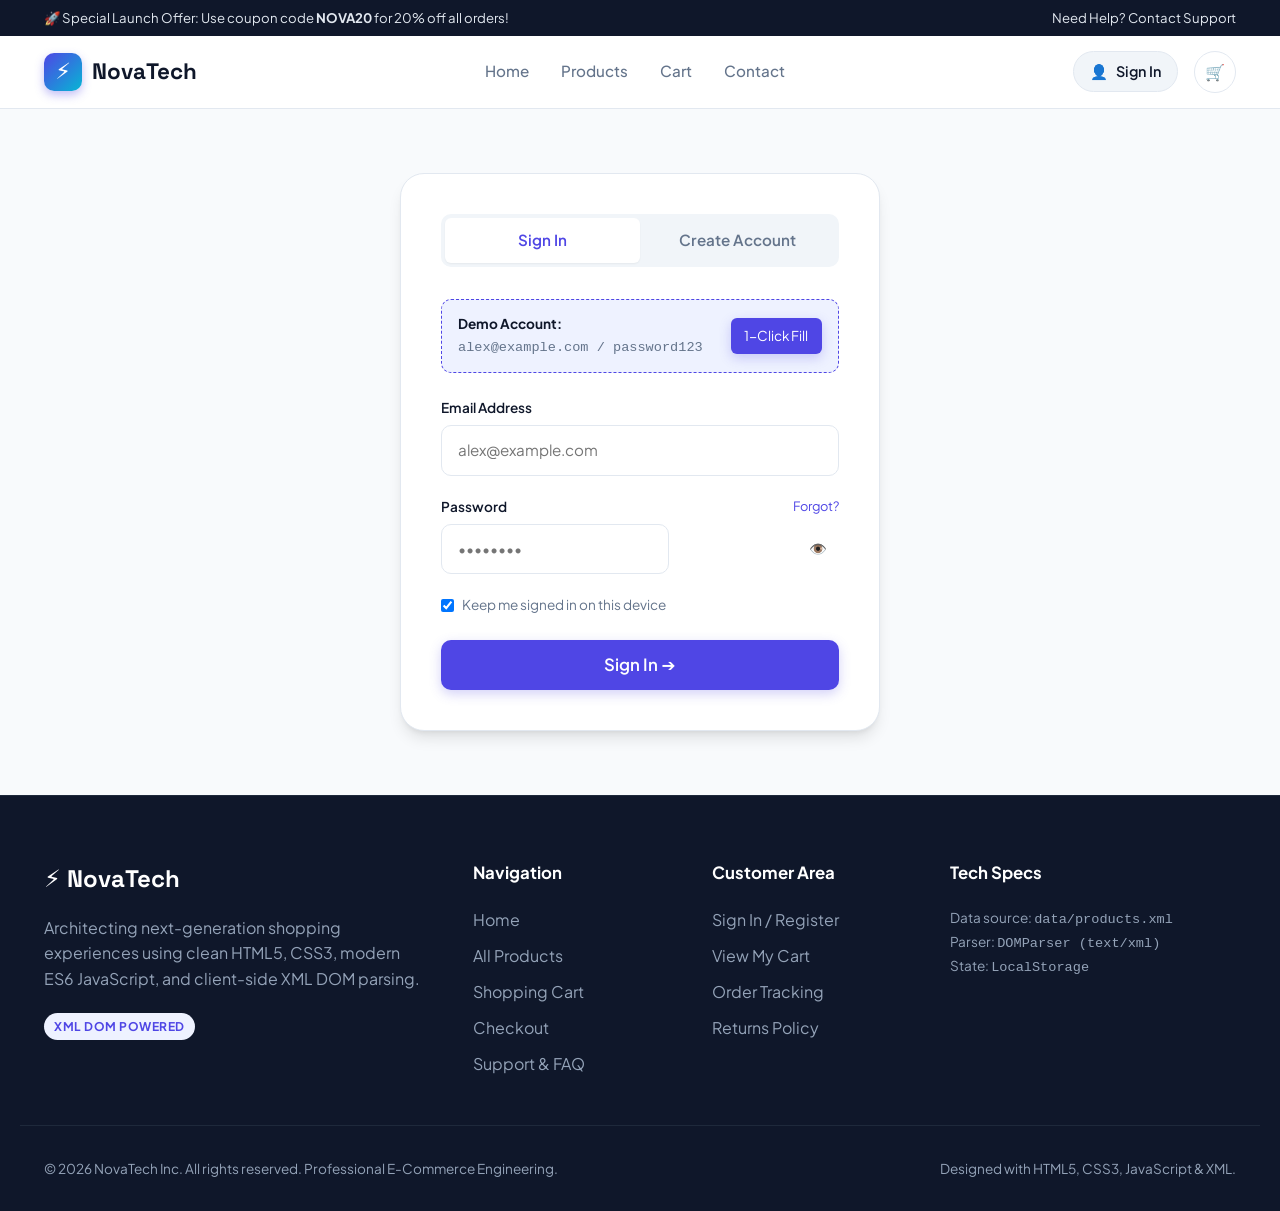
<file: auth.html>
<!DOCTYPE html>
<html lang="en">
<head>
  <meta charset="UTF-8">
  <meta name="viewport" content="width=device-width, initial-scale=1.0">
  <title>Sign In / Register | NovaTech</title>
  <link rel="stylesheet" href="css/style.css">
  <link rel="icon" href="data:image/svg+xml,<svg xmlns=%22http://www.w3.org/2000/svg%22 viewBox=%220 0 100 100%22><text y=%22.9em%22 font-size=%2290%22>⚡</text></svg>">
</head>
<body>

  <!-- Top Announcement Bar -->
  <div class="top-bar">
    <div class="container">
      <div>🚀 Special Launch Offer: Use coupon code <strong>NOVA20</strong> for 20% off all orders!</div>
      <div><a href="contact.html">Need Help? Contact Support</a></div>
    </div>
  </div>

  <!-- Header -->
  <header class="site-header">
    <div class="container header-inner">
      <a href="index.html" class="logo">
        <span class="logo-badge">⚡</span>
        <span>NovaTech</span>
      </a>

      <nav class="nav-links">
        <a href="index.html" class="nav-link">Home</a>
        <a href="products.html" class="nav-link">Products</a>
        <a href="cart.html" class="nav-link">Cart</a>
        <a href="contact.html" class="nav-link">Contact</a>
      </nav>

      <div class="header-actions">
        <div id="userNavSlot"></div>
        <a href="cart.html" class="btn-icon" aria-label="Shopping Cart">
          <span>🛒</span>
          <span class="cart-badge" style="display:none;">0</span>
        </a>
      </div>
    </div>
  </header>

  <!-- Auth Wrapper -->
  <main class="container auth-wrapper">
    <div class="auth-card">
      <!-- Tab Switcher -->
      <div class="auth-tabs">
        <button id="tabSignInBtn" class="auth-tab-btn active" onclick="switchAuthTab('login')">
          Sign In
        </button>
        <button id="tabSignUpBtn" class="auth-tab-btn" onclick="switchAuthTab('register')">
          Create Account
        </button>
      </div>

      <!-- Demo Credentials Helper Box -->
      <div class="demo-account-box" id="demoHelperBox">
        <div>
          <strong>Demo Account:</strong><br>
          <span style="font-family:monospace; color:var(--text-muted);">alex@example.com / password123</span>
        </div>
        <button type="button" class="btn-sm btn-primary" onclick="fillDemoCredentials()">
          1-Click Fill
        </button>
      </div>

      <!-- Notification alert -->
      <div id="authAlert" style="display:none; padding:0.75rem; border-radius:var(--radius-md); font-size:0.85rem; margin-bottom:1rem;"></div>

      <!-- Sign In Form -->
      <form id="signInForm" onsubmit="handleLogin(event)">
        <div class="form-group" style="margin-bottom:1.25rem;">
          <label class="form-label" for="loginEmail">Email Address</label>
          <input type="email" id="loginEmail" class="form-control" placeholder="alex@example.com" required>
        </div>

        <div class="form-group" style="margin-bottom:1.25rem;">
          <div style="display:flex; justify-content:space-between; align-items:center;">
            <label class="form-label" for="loginPassword">Password</label>
            <a href="javascript:void(0)" onclick="alert('Demo reset instructions sent to your email!')" style="font-size:0.8rem; color:var(--primary);">Forgot?</a>
          </div>
          <div style="position:relative;">
            <input type="password" id="loginPassword" class="form-control" placeholder="••••••••" required>
            <button type="button" onclick="togglePassVisibility('loginPassword', this)" style="position:absolute; right:12px; top:50%; transform:translateY(-50%); color:var(--text-muted); font-size:0.9rem;">
              👁️
            </button>
          </div>
        </div>

        <div style="display:flex; align-items:center; gap:0.5rem; margin-bottom:1.5rem; font-size:0.85rem;">
          <input type="checkbox" id="rememberMe" checked>
          <label for="rememberMe" style="color:var(--text-muted);">Keep me signed in on this device</label>
        </div>

        <button type="submit" class="btn btn-primary btn-block btn-lg">
          Sign In ➔
        </button>
      </form>

      <!-- Register Form (Hidden by default) -->
      <form id="registerForm" onsubmit="handleRegister(event)" style="display:none;">
        <div class="form-group" style="margin-bottom:1.25rem;">
          <label class="form-label" for="regName">Full Name</label>
          <input type="text" id="regName" class="form-control" placeholder="Alex Rivera" required>
        </div>

        <div class="form-group" style="margin-bottom:1.25rem;">
          <label class="form-label" for="regEmail">Email Address</label>
          <input type="email" id="regEmail" class="form-control" placeholder="you@example.com" required>
        </div>

        <div class="form-group" style="margin-bottom:1.25rem;">
          <label class="form-label" for="regPassword">Password (Min. 6 chars)</label>
          <input type="password" id="regPassword" class="form-control" placeholder="••••••••" minlength="6" required>
        </div>

        <div class="form-group" style="margin-bottom:1.5rem;">
          <label class="form-label" for="regPasswordConfirm">Confirm Password</label>
          <input type="password" id="regPasswordConfirm" class="form-control" placeholder="••••••••" minlength="6" required>
        </div>

        <div style="display:flex; align-items:flex-start; gap:0.5rem; margin-bottom:1.5rem; font-size:0.85rem;">
          <input type="checkbox" id="agreeTerms" required style="margin-top:4px;">
          <label for="agreeTerms" style="color:var(--text-muted);">
            I agree to the <a href="#" style="color:var(--primary); text-decoration:underline;">Terms of Service</a> and <a href="#" style="color:var(--primary); text-decoration:underline;">Privacy Policy</a>.
          </label>
        </div>

        <button type="submit" class="btn btn-primary btn-block btn-lg">
          Create Account ➔
        </button>
      </form>
    </div>
  </main>

  <!-- Footer -->
  <footer class="site-footer">
    <div class="container footer-grid">
      <div class="footer-brand">
        <h3>⚡ NovaTech</h3>
        <p style="margin-bottom:1.25rem;">
          Architecting next-generation shopping experiences using clean HTML5, CSS3, modern ES6 JavaScript, and client-side XML DOM parsing.
        </p>
        <span class="badge badge-primary">XML DOM Powered</span>
      </div>
      <div class="footer-col">
        <h4>Navigation</h4>
        <div class="footer-links">
          <a href="index.html">Home</a>
          <a href="products.html">All Products</a>
          <a href="cart.html">Shopping Cart</a>
          <a href="checkout.html">Checkout</a>
          <a href="contact.html">Support &amp; FAQ</a>
        </div>
      </div>
      <div class="footer-col">
        <h4>Customer Area</h4>
        <div class="footer-links">
          <a href="auth.html">Sign In / Register</a>
          <a href="cart.html">View My Cart</a>
          <a href="contact.html">Order Tracking</a>
          <a href="contact.html">Returns Policy</a>
        </div>
      </div>
      <div class="footer-col">
        <h4>Tech Specs</h4>
        <p style="font-size:0.85rem; margin-bottom:1rem;">
          Data source: <code>data/products.xml</code><br>
          Parser: <code>DOMParser (text/xml)</code><br>
          State: <code>LocalStorage</code>
        </p>
      </div>
    </div>
    <div class="container footer-bottom">
      <div>&copy; 2026 NovaTech Inc. All rights reserved. Professional E-Commerce Engineering.</div>
      <div>Designed with HTML5, CSS3, JavaScript &amp; XML.</div>
    </div>
  </footer>

  <!-- Scripts -->
  <script src="js/xml-loader.js"></script>
  <script src="js/cart.js"></script>
  <script src="js/auth.js"></script>
  <script src="js/main.js"></script>
  <script>
    function switchAuthTab(tab) {
      const signInBtn = document.getElementById('tabSignInBtn');
      const signUpBtn = document.getElementById('tabSignUpBtn');
      const signInForm = document.getElementById('signInForm');
      const registerForm = document.getElementById('registerForm');
      const demoBox = document.getElementById('demoHelperBox');
      const alertBox = document.getElementById('authAlert');

      alertBox.style.display = 'none';

      if (tab === 'login') {
        signInBtn.classList.add('active');
        signUpBtn.classList.remove('active');
        signInForm.style.display = 'block';
        registerForm.style.display = 'none';
        demoBox.style.display = 'flex';
      } else {
        signUpBtn.classList.add('active');
        signInBtn.classList.remove('active');
        signInForm.style.display = 'none';
        registerForm.style.display = 'block';
        demoBox.style.display = 'none';
      }
    }

    function fillDemoCredentials() {
      document.getElementById('loginEmail').value = 'alex@example.com';
      document.getElementById('loginPassword').value = 'password123';
      showToast('Demo credentials pre-filled!', 'success');
    }

    function togglePassVisibility(inputId, btn) {
      const input = document.getElementById(inputId);
      if (input.type === 'password') {
        input.type = 'text';
        btn.textContent = '🙈';
      } else {
        input.type = 'password';
        btn.textContent = '👁️';
      }
    }

    function showAlert(msg, isSuccess) {
      const el = document.getElementById('authAlert');
      el.style.display = 'block';
      el.style.background = isSuccess ? 'var(--success-bg)' : 'var(--danger-bg)';
      el.style.color = isSuccess ? 'var(--success)' : 'var(--danger)';
      el.style.border = `1px solid ${isSuccess ? 'rgba(16,185,129,0.3)' : 'rgba(239,68,68,0.3)'}`;
      el.textContent = msg;
    }

    function handleLogin(e) {
      e.preventDefault();
      const email = document.getElementById('loginEmail').value;
      const pass = document.getElementById('loginPassword').value;

      const res = window.authManager.login(email, pass);
      if (res.success) {
        showAlert(`Welcome back, ${res.user.name}! Redirecting...`, true);
        setTimeout(() => {
          window.location.href = 'index.html';
        }, 1000);
      } else {
        showAlert(res.message, false);
      }
    }

    function handleRegister(e) {
      e.preventDefault();
      const name = document.getElementById('regName').value;
      const email = document.getElementById('regEmail').value;
      const pass = document.getElementById('regPassword').value;
      const passConf = document.getElementById('regPasswordConfirm').value;

      if (pass !== passConf) {
        showAlert('Passwords do not match.', false);
        return;
      }

      const res = window.authManager.register(name, email, pass);
      if (res.success) {
        showAlert(`Account created successfully! Welcome, ${res.user.name}.`, true);
        setTimeout(() => {
          window.location.href = 'index.html';
        }, 1200);
      } else {
        showAlert(res.message, false);
      }
    }
  </script>
</body>
</html>
</file>
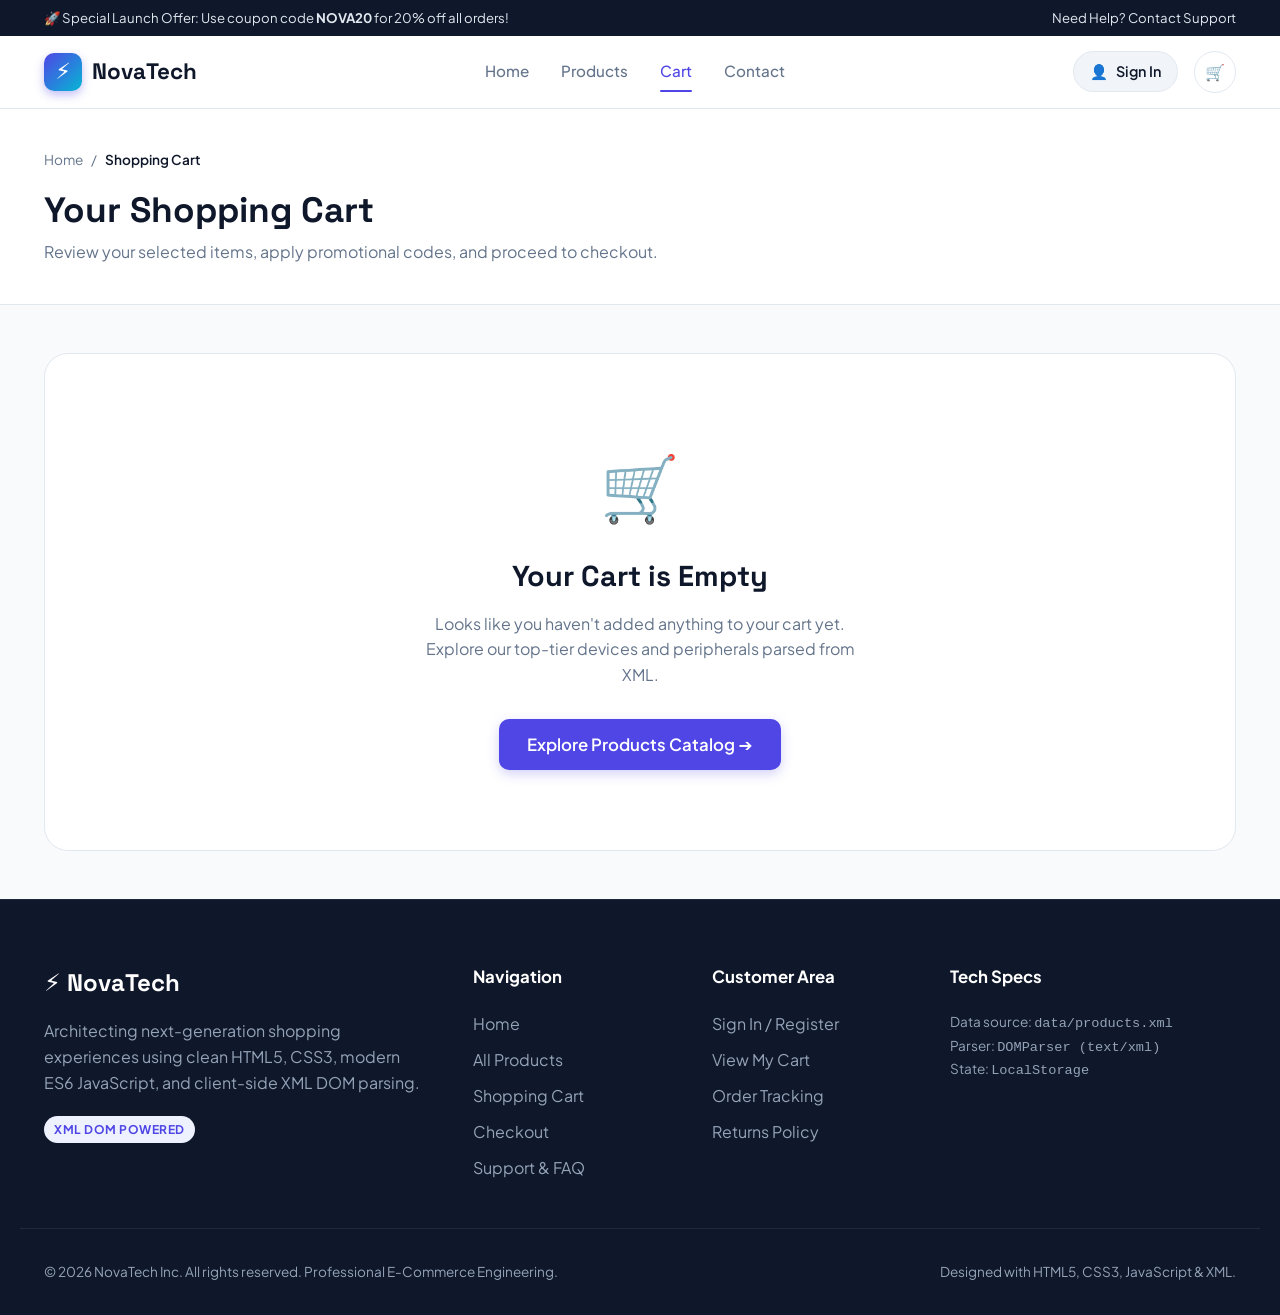
<file: cart.html>
<!DOCTYPE html>
<html lang="en">
<head>
  <meta charset="UTF-8">
  <meta name="viewport" content="width=device-width, initial-scale=1.0">
  <title>Shopping Cart | NovaTech</title>
  <link rel="stylesheet" href="css/style.css">
  <link rel="icon" href="data:image/svg+xml,<svg xmlns=%22http://www.w3.org/2000/svg%22 viewBox=%220 0 100 100%22><text y=%22.9em%22 font-size=%2290%22>⚡</text></svg>">
</head>
<body>

  <!-- Top Announcement Bar -->
  <div class="top-bar">
    <div class="container">
      <div>🚀 Special Launch Offer: Use coupon code <strong>NOVA20</strong> for 20% off all orders!</div>
      <div><a href="contact.html">Need Help? Contact Support</a></div>
    </div>
  </div>

  <!-- Main Navigation Header -->
  <header class="site-header">
    <div class="container header-inner">
      <a href="index.html" class="logo">
        <span class="logo-badge">⚡</span>
        <span>NovaTech</span>
      </a>

      <nav class="nav-links">
        <a href="index.html" class="nav-link">Home</a>
        <a href="products.html" class="nav-link">Products</a>
        <a href="cart.html" class="nav-link active">Cart</a>
        <a href="contact.html" class="nav-link">Contact</a>
      </nav>

      <div class="header-actions">
        <div id="userNavSlot"></div>
        <a href="cart.html" class="btn-icon" aria-label="Shopping Cart">
          <span>🛒</span>
          <span class="cart-badge" style="display:none;">0</span>
        </a>
        <button class="mobile-menu-btn" aria-label="Toggle navigation">☰</button>
      </div>
    </div>
  </header>

  <!-- Page Hero / Breadcrumbs -->
  <section class="page-hero">
    <div class="container">
      <div class="breadcrumb">
        <a href="index.html">Home</a>
        <span>/</span>
        <span style="color:var(--text-main); font-weight:600;">Shopping Cart</span>
      </div>
      <h1 style="font-family:var(--font-display); font-size:2.2rem; font-weight:700;">Your Shopping Cart</h1>
      <p style="color:var(--text-muted);">Review your selected items, apply promotional codes, and proceed to checkout.</p>
    </div>
  </section>

  <!-- Cart Content -->
  <main class="container">
    <div id="cartActiveView" class="cart-layout">
      <!-- Items List Column -->
      <section>
        <div class="cart-table-card">
          <div style="display:flex; justify-content:space-between; align-items:center; padding-bottom:1rem; border-bottom:1px solid var(--border); margin-bottom:1rem;">
            <h3 style="font-size:1.15rem; font-weight:700;">Cart Items (<span id="cartCountHeader">0</span>)</h3>
            <button id="clearCartBtn" class="btn-sm btn-danger">Clear All</button>
          </div>

          <!-- Items injected via JS -->
          <div id="cartItemsList"></div>

          <div style="display:flex; justify-content:space-between; align-items:center; margin-top:1.5rem; padding-top:1rem; border-top:1px solid var(--border);">
            <a href="products.html" class="btn btn-secondary">
              ← Continue Shopping
            </a>
            <span style="font-size:0.85rem; color:var(--text-muted);">Prices updated in real-time</span>
          </div>
        </div>
      </section>

      <!-- Order Summary Column -->
      <aside>
        <div class="order-summary-card">
          <h3 class="summary-title">Order Summary</h3>

          <div class="summary-row">
            <span>Subtotal</span>
            <span id="summarySubtotal" style="font-weight:600; color:var(--text-main);">$0.00</span>
          </div>

          <div class="summary-row" id="summaryDiscountRow" style="display:none; color:var(--success);">
            <span id="summaryDiscountLabel">Coupon Discount</span>
            <span id="summaryDiscount" style="font-weight:700;">-$0.00</span>
          </div>

          <div class="summary-row">
            <span>Estimated Shipping</span>
            <span id="summaryShipping" style="font-weight:600; color:var(--text-main);">$0.00</span>
          </div>

          <div class="summary-row">
            <span>Estimated Tax (8%)</span>
            <span id="summaryTax" style="font-weight:600; color:var(--text-main);">$0.00</span>
          </div>

          <!-- Promo Code Section -->
          <div style="margin:1.25rem 0; padding:1rem 0; border-top:1px solid var(--border); border-bottom:1px solid var(--border);">
            <label for="couponInput" style="font-size:0.85rem; font-weight:700; display:block; margin-bottom:0.4rem;">
              Have a Promo Code?
            </label>
            <div class="coupon-box">
              <input type="text" id="couponInput" class="coupon-input" placeholder="e.g. NOVA20">
              <button id="applyCouponBtn" class="btn btn-primary btn-sm">Apply</button>
            </div>
            <div id="couponStatusMessage" style="font-size:0.8rem; margin-top:0.35rem;"></div>
            <div style="font-size:0.75rem; color:var(--text-muted); margin-top:0.35rem;">
              💡 Try: <strong>NOVA20</strong> (20% off) or <strong>WELCOME10</strong> (10% off)
            </div>
          </div>

          <div class="summary-row total-row">
            <span>Estimated Total</span>
            <span id="summaryTotal" style="color:var(--primary);">$0.00</span>
          </div>

          <a href="checkout.html" class="btn btn-primary btn-lg btn-block" style="margin-top:1.5rem;">
            Proceed to Checkout ➔
          </a>

          <div style="text-align:center; margin-top:1rem; font-size:0.8rem; color:var(--text-muted);">
            🔒 Guaranteed 256-Bit SSL Encrypted Checkout
          </div>
        </div>
      </aside>
    </div>

    <!-- Empty Cart State -->
    <div id="emptyCartView" style="display:none; text-align:center; padding:5rem 1rem; background:#fff; border-radius:var(--radius-xl); border:1px solid var(--border); margin:3rem 0;">
      <div style="font-size:4rem; margin-bottom:1rem;">🛒</div>
      <h2 style="font-family:var(--font-display); font-size:1.8rem; margin-bottom:0.75rem;">Your Cart is Empty</h2>
      <p style="color:var(--text-muted); max-width:440px; margin:0 auto 2rem;">
        Looks like you haven't added anything to your cart yet. Explore our top-tier devices and peripherals parsed from XML.
      </p>
      <a href="products.html" class="btn btn-primary btn-lg">
        Explore Products Catalog ➔
      </a>
    </div>
  </main>

  <!-- Footer -->
  <footer class="site-footer">
    <div class="container footer-grid">
      <div class="footer-brand">
        <h3>⚡ NovaTech</h3>
        <p style="margin-bottom:1.25rem;">
          Architecting next-generation shopping experiences using clean HTML5, CSS3, modern ES6 JavaScript, and client-side XML DOM parsing.
        </p>
        <span class="badge badge-primary">XML DOM Powered</span>
      </div>
      <div class="footer-col">
        <h4>Navigation</h4>
        <div class="footer-links">
          <a href="index.html">Home</a>
          <a href="products.html">All Products</a>
          <a href="cart.html">Shopping Cart</a>
          <a href="checkout.html">Checkout</a>
          <a href="contact.html">Support &amp; FAQ</a>
        </div>
      </div>
      <div class="footer-col">
        <h4>Customer Area</h4>
        <div class="footer-links">
          <a href="auth.html">Sign In / Register</a>
          <a href="cart.html">View My Cart</a>
          <a href="contact.html">Order Tracking</a>
          <a href="contact.html">Returns Policy</a>
        </div>
      </div>
      <div class="footer-col">
        <h4>Tech Specs</h4>
        <p style="font-size:0.85rem; margin-bottom:1rem;">
          Data source: <code>data/products.xml</code><br>
          Parser: <code>DOMParser (text/xml)</code><br>
          State: <code>LocalStorage</code>
        </p>
      </div>
    </div>
    <div class="container footer-bottom">
      <div>&copy; 2026 NovaTech Inc. All rights reserved. Professional E-Commerce Engineering.</div>
      <div>Designed with HTML5, CSS3, JavaScript &amp; XML.</div>
    </div>
  </footer>

  <!-- Scripts -->
  <script src="js/xml-loader.js"></script>
  <script src="js/cart.js"></script>
  <script src="js/auth.js"></script>
  <script src="js/main.js"></script>
  <script>
    document.addEventListener('DOMContentLoaded', () => {
      renderCart();

      // Listen for storage changes or custom cart updates
      window.addEventListener('cartUpdated', renderCart);

      document.getElementById('clearCartBtn').addEventListener('click', () => {
        if (confirm('Are you sure you want to clear your shopping cart?')) {
          window.cartManager.clearCart();
          renderCart();
        }
      });

      document.getElementById('applyCouponBtn').addEventListener('click', () => {
        const input = document.getElementById('couponInput');
        const status = document.getElementById('couponStatusMessage');
        const res = window.cartManager.applyCoupon(input.value);

        if (res.success) {
          status.style.color = 'var(--success)';
          status.textContent = `Applied: ${res.coupon.code} (${res.coupon.desc})`;
          renderCart();
        } else {
          status.style.color = 'var(--danger)';
          status.textContent = res.message;
        }
      });
    });

    function renderCart() {
      const items = window.cartManager.getItems();
      const activeView = document.getElementById('cartActiveView');
      const emptyView = document.getElementById('emptyCartView');

      if (items.length === 0) {
        activeView.style.display = 'none';
        emptyView.style.display = 'block';
        return;
      }

      activeView.style.display = 'grid';
      emptyView.style.display = 'none';

      document.getElementById('cartCountHeader').textContent = window.cartManager.getTotalCount();

      // Render Item rows
      const list = document.getElementById('cartItemsList');
      list.innerHTML = items.map(item => `
        <div class="cart-item">
          <img src="${item.image}" alt="${item.title}" class="cart-item-img">
          <div>
            <div class="cart-item-category">${item.category}</div>
            <h4 class="cart-item-title">
              <a href="product-details.html?id=${item.id}">${item.title}</a>
            </h4>
            <div style="font-size:0.85rem; color:var(--text-muted);">
              Unit Price: $${item.price.toFixed(2)}
            </div>
          </div>
          <div class="quantity-stepper">
            <button class="stepper-btn" onclick="modifyItemQty('${item.id}', -1)">−</button>
            <input type="text" class="stepper-input" value="${item.quantity}" readonly>
            <button class="stepper-btn" onclick="modifyItemQty('${item.id}', 1)">+</button>
          </div>
          <div class="cart-item-price">
            $${(item.price * item.quantity).toFixed(2)}
          </div>
          <button class="btn-icon" onclick="removeItem('${item.id}')" title="Remove Item" style="color:var(--danger); border-color:var(--border);">
            🗑️
          </button>
        </div>
      `).join('');

      // Update Summary Totals
      const totals = window.cartManager.calculateTotals();

      document.getElementById('summarySubtotal').textContent = `$${totals.subtotal.toFixed(2)}`;
      
      const discountRow = document.getElementById('summaryDiscountRow');
      if (totals.discount > 0) {
        discountRow.style.display = 'flex';
        document.getElementById('summaryDiscountLabel').textContent = `Discount (${totals.appliedCoupon.code})`;
        document.getElementById('summaryDiscount').textContent = `-$${totals.discount.toFixed(2)}`;
      } else {
        discountRow.style.display = 'none';
      }

      document.getElementById('summaryShipping').textContent = totals.shipping === 0 ? 'FREE' : `$${totals.shipping.toFixed(2)}`;
      document.getElementById('summaryTax').textContent = `$${totals.tax.toFixed(2)}`;
      document.getElementById('summaryTotal').textContent = `$${totals.total.toFixed(2)}`;
    }

    function modifyItemQty(id, delta) {
      const items = window.cartManager.getItems();
      const item = items.find(i => i.id === id);
      if (item) {
        window.cartManager.updateQuantity(id, item.quantity + delta);
        renderCart();
      }
    }

    function removeItem(id) {
      window.cartManager.removeItem(id);
      renderCart();
    }
  </script>
</body>
</html>
</file>
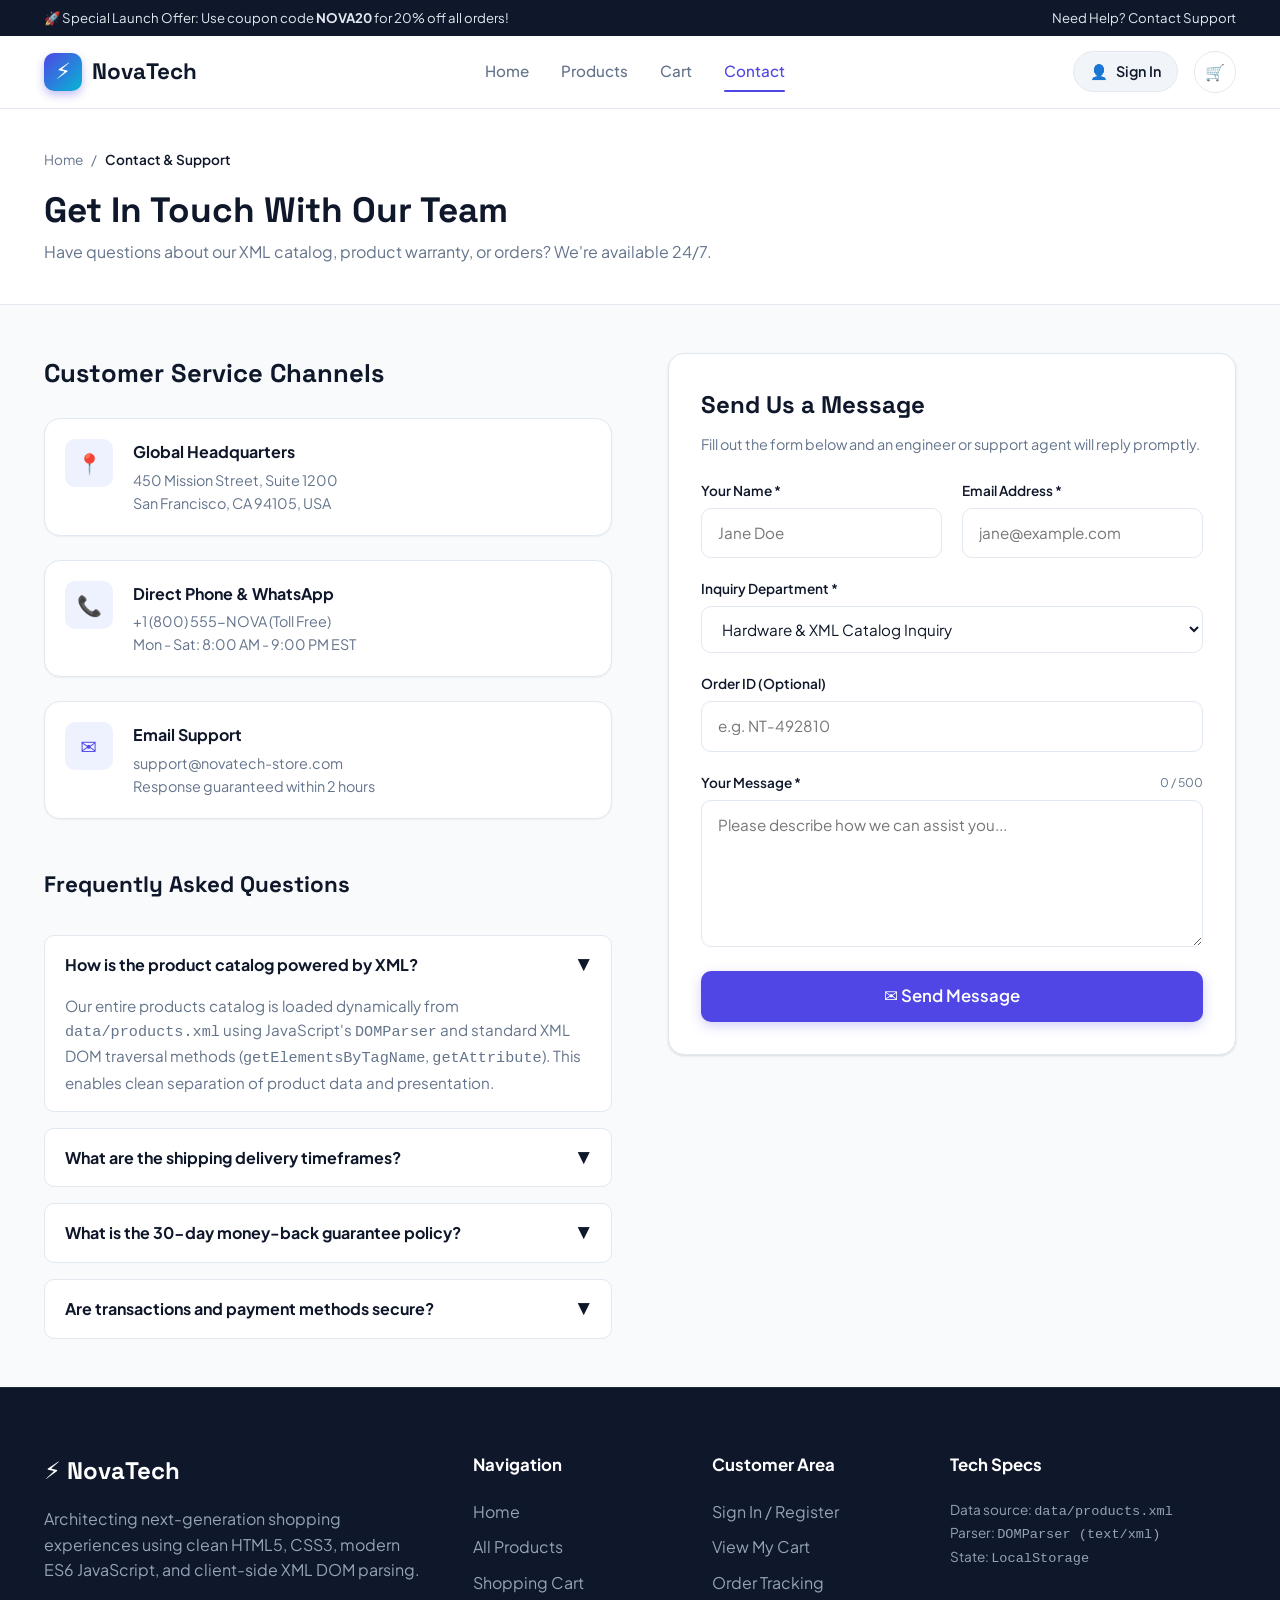
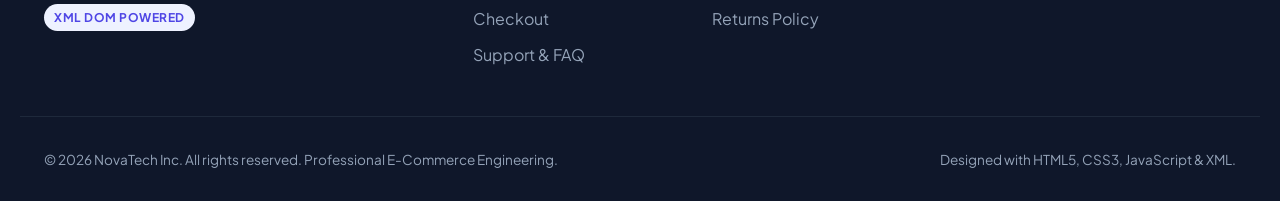
<file: contact.html>
<!DOCTYPE html>
<html lang="en">
<head>
  <meta charset="UTF-8">
  <meta name="viewport" content="width=device-width, initial-scale=1.0">
  <title>Contact &amp; Support | NovaTech</title>
  <link rel="stylesheet" href="css/style.css">
  <link rel="icon" href="data:image/svg+xml,<svg xmlns=%22http://www.w3.org/2000/svg%22 viewBox=%220 0 100 100%22><text y=%22.9em%22 font-size=%2290%22>⚡</text></svg>">
</head>
<body>

  <!-- Top Announcement Bar -->
  <div class="top-bar">
    <div class="container">
      <div>🚀 Special Launch Offer: Use coupon code <strong>NOVA20</strong> for 20% off all orders!</div>
      <div><a href="contact.html">Need Help? Contact Support</a></div>
    </div>
  </div>

  <!-- Header -->
  <header class="site-header">
    <div class="container header-inner">
      <a href="index.html" class="logo">
        <span class="logo-badge">⚡</span>
        <span>NovaTech</span>
      </a>

      <nav class="nav-links">
        <a href="index.html" class="nav-link">Home</a>
        <a href="products.html" class="nav-link">Products</a>
        <a href="cart.html" class="nav-link">Cart</a>
        <a href="contact.html" class="nav-link active">Contact</a>
      </nav>

      <div class="header-actions">
        <div id="userNavSlot"></div>
        <a href="cart.html" class="btn-icon" aria-label="Shopping Cart">
          <span>🛒</span>
          <span class="cart-badge" style="display:none;">0</span>
        </a>
        <button class="mobile-menu-btn" aria-label="Toggle navigation">☰</button>
      </div>
    </div>
  </header>

  <!-- Page Breadcrumbs -->
  <section class="page-hero">
    <div class="container">
      <div class="breadcrumb">
        <a href="index.html">Home</a>
        <span>/</span>
        <span style="color:var(--text-main); font-weight:600;">Contact &amp; Support</span>
      </div>
      <h1 style="font-family:var(--font-display); font-size:2.2rem; font-weight:700;">Get In Touch With Our Team</h1>
      <p style="color:var(--text-muted);">Have questions about our XML catalog, product warranty, or orders? We're available 24/7.</p>
    </div>
  </section>

  <!-- Contact Page Content -->
  <main class="container">
    <div class="contact-layout">
      <!-- Contact Info & FAQ Column -->
      <div>
        <h2 style="font-family:var(--font-display); font-size:1.6rem; font-weight:700; margin-bottom:1rem;">
          Customer Service Channels
        </h2>

        <div class="contact-info-list">
          <div class="contact-info-card">
            <div class="contact-icon">📍</div>
            <div>
              <h4 style="font-weight:700; margin-bottom:0.25rem;">Global Headquarters</h4>
              <p style="color:var(--text-muted); font-size:0.9rem;">450 Mission Street, Suite 1200<br>San Francisco, CA 94105, USA</p>
            </div>
          </div>

          <div class="contact-info-card">
            <div class="contact-icon">📞</div>
            <div>
              <h4 style="font-weight:700; margin-bottom:0.25rem;">Direct Phone &amp; WhatsApp</h4>
              <p style="color:var(--text-muted); font-size:0.9rem;">+1 (800) 555-NOVA (Toll Free)<br>Mon - Sat: 8:00 AM - 9:00 PM EST</p>
            </div>
          </div>

          <div class="contact-info-card">
            <div class="contact-icon">✉️</div>
            <div>
              <h4 style="font-weight:700; margin-bottom:0.25rem;">Email Support</h4>
              <p style="color:var(--text-muted); font-size:0.9rem;">support@novatech-store.com<br>Response guaranteed within 2 hours</p>
            </div>
          </div>
        </div>

        <!-- FAQ Accordion -->
        <div style="margin-top:3rem;">
          <h3 style="font-family:var(--font-display); font-size:1.4rem; font-weight:700; margin-bottom:1rem;">
            Frequently Asked Questions
          </h3>

          <div class="faq-accordion">
            <div class="faq-item open">
              <button class="faq-question" onclick="toggleFaq(this)">
                <span>How is the product catalog powered by XML?</span>
                <span>▼</span>
              </button>
              <div class="faq-answer">
                Our entire products catalog is loaded dynamically from <code>data/products.xml</code> using JavaScript's <code>DOMParser</code> and standard XML DOM traversal methods (<code>getElementsByTagName</code>, <code>getAttribute</code>). This enables clean separation of product data and presentation.
              </div>
            </div>

            <div class="faq-item">
              <button class="faq-question" onclick="toggleFaq(this)">
                <span>What are the shipping delivery timeframes?</span>
                <span>▼</span>
              </button>
              <div class="faq-answer">
                Express shipping takes 1 to 2 business days, while standard courier delivery takes 3 to 5 business days. All orders over $150 qualify for automated free express delivery.
              </div>
            </div>

            <div class="faq-item">
              <button class="faq-question" onclick="toggleFaq(this)">
                <span>What is the 30-day money-back guarantee policy?</span>
                <span>▼</span>
              </button>
              <div class="faq-answer">
                If you are not 100% satisfied with your hardware purchase, you can initiate a return within 30 days of receiving your package for a complete refund or exchange.
              </div>
            </div>

            <div class="faq-item">
              <button class="faq-question" onclick="toggleFaq(this)">
                <span>Are transactions and payment methods secure?</span>
                <span>▼</span>
              </button>
              <div class="faq-answer">
                Yes, our checkout engine features end-to-end 256-bit encryption with support for credit/debit cards, instant UPI QR transfers, and Cash on Delivery.
              </div>
            </div>
          </div>
        </div>
      </div>

      <!-- Interactive Contact Form -->
      <div>
        <div class="checkout-card">
          <h3 style="font-family:var(--font-display); font-size:1.5rem; font-weight:700; margin-bottom:0.5rem;">
            Send Us a Message
          </h3>
          <p style="color:var(--text-muted); font-size:0.9rem; margin-bottom:1.5rem;">
            Fill out the form below and an engineer or support agent will reply promptly.
          </p>

          <form id="contactForm" onsubmit="handleContactSubmit(event)">
            <div class="form-grid">
              <div class="form-group">
                <label class="form-label" for="contactName">Your Name *</label>
                <input type="text" id="contactName" class="form-control" placeholder="Jane Doe" required>
              </div>

              <div class="form-group">
                <label class="form-label" for="contactEmail">Email Address *</label>
                <input type="email" id="contactEmail" class="form-control" placeholder="jane@example.com" required>
              </div>

              <div class="form-group form-group-full">
                <label class="form-label" for="contactSubject">Inquiry Department *</label>
                <select id="contactSubject" class="form-control" required>
                  <option value="Product Specs Inquiry">Hardware &amp; XML Catalog Inquiry</option>
                  <option value="Order Status">Order Tracking &amp; Delivery</option>
                  <option value="Warranty & Returns">Warranty &amp; Returns</option>
                  <option value="Technical Support">Technical Troubleshooting</option>
                  <option value="Partnership">Wholesale &amp; Business Inquiries</option>
                </select>
              </div>

              <div class="form-group form-group-full">
                <label class="form-label" for="contactOrderNum">Order ID (Optional)</label>
                <input type="text" id="contactOrderNum" class="form-control" placeholder="e.g. NT-492810">
              </div>

              <div class="form-group form-group-full">
                <div style="display:flex; justify-content:space-between; align-items:center;">
                  <label class="form-label" for="contactMessage">Your Message *</label>
                  <span id="charCount" style="font-size:0.75rem; color:var(--text-muted);">0 / 500</span>
                </div>
                <textarea id="contactMessage" class="form-control" rows="5" placeholder="Please describe how we can assist you..." maxlength="500" required></textarea>
              </div>
            </div>

            <button type="submit" id="contactSubmitBtn" class="btn btn-primary btn-lg btn-block" style="margin-top:1.5rem;">
              ✉️ Send Message
            </button>
          </form>

          <!-- Success Alert Card -->
          <div id="contactSuccessCard" style="display:none; text-align:center; padding:2rem 1rem; background:var(--success-bg); border:1px solid rgba(16,185,129,0.3); border-radius:var(--radius-md); margin-top:1.5rem;">
            <div style="font-size:2.5rem; margin-bottom:0.5rem;">✅</div>
            <h4 style="font-weight:700; color:var(--success); margin-bottom:0.5rem;">Message Dispatched!</h4>
            <p style="font-size:0.85rem; color:var(--text-muted);">Thank you! Our support staff has received your inquiry and will follow up via email.</p>
          </div>
        </div>
      </div>
    </div>
  </main>

  <!-- Footer -->
  <footer class="site-footer">
    <div class="container footer-grid">
      <div class="footer-brand">
        <h3>⚡ NovaTech</h3>
        <p style="margin-bottom:1.25rem;">
          Architecting next-generation shopping experiences using clean HTML5, CSS3, modern ES6 JavaScript, and client-side XML DOM parsing.
        </p>
        <span class="badge badge-primary">XML DOM Powered</span>
      </div>
      <div class="footer-col">
        <h4>Navigation</h4>
        <div class="footer-links">
          <a href="index.html">Home</a>
          <a href="products.html">All Products</a>
          <a href="cart.html">Shopping Cart</a>
          <a href="checkout.html">Checkout</a>
          <a href="contact.html">Support &amp; FAQ</a>
        </div>
      </div>
      <div class="footer-col">
        <h4>Customer Area</h4>
        <div class="footer-links">
          <a href="auth.html">Sign In / Register</a>
          <a href="cart.html">View My Cart</a>
          <a href="contact.html">Order Tracking</a>
          <a href="contact.html">Returns Policy</a>
        </div>
      </div>
      <div class="footer-col">
        <h4>Tech Specs</h4>
        <p style="font-size:0.85rem; margin-bottom:1rem;">
          Data source: <code>data/products.xml</code><br>
          Parser: <code>DOMParser (text/xml)</code><br>
          State: <code>LocalStorage</code>
        </p>
      </div>
    </div>
    <div class="container footer-bottom">
      <div>&copy; 2026 NovaTech Inc. All rights reserved. Professional E-Commerce Engineering.</div>
      <div>Designed with HTML5, CSS3, JavaScript &amp; XML.</div>
    </div>
  </footer>

  <!-- Scripts -->
  <script src="js/xml-loader.js"></script>
  <script src="js/cart.js"></script>
  <script src="js/auth.js"></script>
  <script src="js/main.js"></script>
  <script>
    document.addEventListener('DOMContentLoaded', () => {
      // Pre-fill user if logged in
      const user = window.authManager.getCurrentUser();
      if (user) {
        document.getElementById('contactName').value = user.name;
        document.getElementById('contactEmail').value = user.email;
      }

      // Live character counter
      const textarea = document.getElementById('contactMessage');
      const counter = document.getElementById('charCount');
      textarea.addEventListener('input', () => {
        counter.textContent = `${textarea.value.length} / 500`;
      });
    });

    function toggleFaq(btn) {
      const item = btn.closest('.faq-item');
      item.classList.toggle('open');
    }

    function handleContactSubmit(e) {
      e.preventDefault();
      const btn = document.getElementById('contactSubmitBtn');
      btn.disabled = true;
      btn.textContent = 'Transmitting message...';

      setTimeout(() => {
        document.getElementById('contactForm').style.display = 'none';
        document.getElementById('contactSuccessCard').style.display = 'block';
        showToast('Your message was received! Reference #TKT-782', 'success');
      }, 900);
    }
  </script>
</body>
</html>
</file>
<file: css/style.css>
/* ==========================================================================
   NovaTech E-Commerce Design System
   Modern, Responsive, Production-Grade CSS
   ========================================================================== */

@import url('https://fonts.googleapis.com/css2?family=Plus+Jakarta+Sans:wght@300;400;500;600;700;800&family=Space+Grotesk:wght@500;700&display=swap');

:root {
  /* Colors */
  --primary: #4f46e5;
  --primary-hover: #4338ca;
  --primary-light: #eef2ff;
  --primary-dark: #312e81;
  --secondary: #06b6d4;
  --secondary-hover: #0891b2;
  --accent: #f43f5e;
  
  --success: #10b981;
  --success-bg: #ecfdf5;
  --warning: #f59e0b;
  --warning-bg: #fffbeb;
  --danger: #ef4444;
  --danger-bg: #fef2f2;
  --info: #3b82f6;

  /* Neutrals */
  --bg-body: #f8fafc;
  --bg-surface: #ffffff;
  --bg-surface-alt: #f1f5f9;
  --text-main: #0f172a;
  --text-muted: #64748b;
  --text-light: #94a3b8;
  --border: #e2e8f0;
  --border-focus: #818cf8;

  /* Typography */
  --font-sans: 'Plus Jakarta Sans', system-ui, -apple-system, sans-serif;
  --font-display: 'Space Grotesk', system-ui, -apple-system, sans-serif;

  /* Spacing & Radii */
  --radius-sm: 6px;
  --radius-md: 10px;
  --radius-lg: 16px;
  --radius-xl: 24px;
  --radius-full: 9999px;

  /* Shadows */
  --shadow-xs: 0 1px 2px 0 rgba(0, 0, 0, 0.05);
  --shadow-sm: 0 1px 3px 0 rgba(0, 0, 0, 0.1), 0 1px 2px -1px rgba(0, 0, 0, 0.1);
  --shadow-md: 0 4px 6px -1px rgba(0, 0, 0, 0.1), 0 2px 4px -2px rgba(0, 0, 0, 0.1);
  --shadow-lg: 0 10px 15px -3px rgba(0, 0, 0, 0.1), 0 4px 6px -4px rgba(0, 0, 0, 0.1);
  --shadow-xl: 0 20px 25px -5px rgba(0, 0, 0, 0.1), 0 8px 10px -6px rgba(0, 0, 0, 0.1);
  --shadow-glow: 0 0 20px rgba(79, 70, 229, 0.25);

  /* Transitions */
  --transition-fast: 0.15s ease;
  --transition-normal: 0.25s ease;
  --transition-slow: 0.4s ease;
}

/* Base Reset */
*, *::before, *::after {
  box-sizing: border-box;
  margin: 0;
  padding: 0;
}

html {
  scroll-behavior: smooth;
  font-size: 16px;
}

body {
  font-family: var(--font-sans);
  background-color: var(--bg-body);
  color: var(--text-main);
  line-height: 1.6;
  min-height: 100vh;
  display: flex;
  flex-direction: column;
  -webkit-font-smoothing: antialiased;
}

main {
  flex: 1 0 auto;
}

img {
  max-width: 100%;
  height: auto;
  display: block;
}

a {
  color: inherit;
  text-decoration: none;
  transition: color var(--transition-fast);
}

button, input, select, textarea {
  font: inherit;
  color: inherit;
}

button {
  cursor: pointer;
  border: none;
  background: none;
}

ul, ol {
  list-style: none;
}

/* Container */
.container {
  width: 100%;
  max-width: 1240px;
  margin: 0 auto;
  padding: 0 1.5rem;
}

/* ==========================================================================
   Header & Navigation
   ========================================================================== */

.top-bar {
  background: var(--text-main);
  color: #e2e8f0;
  font-size: 0.825rem;
  padding: 0.45rem 0;
}

.top-bar .container {
  display: flex;
  justify-content: space-between;
  align-items: center;
}

.top-bar a:hover {
  color: #fff;
  text-decoration: underline;
}

.site-header {
  position: sticky;
  top: 0;
  z-index: 100;
  background: rgba(255, 255, 255, 0.95);
  backdrop-filter: blur(12px);
  border-bottom: 1px solid var(--border);
  transition: all var(--transition-normal);
}

.site-header.scrolled {
  box-shadow: var(--shadow-sm);
}

.header-inner {
  display: flex;
  align-items: center;
  justify-content: space-between;
  height: 72px;
  gap: 1.5rem;
}

.logo {
  display: flex;
  align-items: center;
  gap: 0.6rem;
  font-family: var(--font-display);
  font-size: 1.4rem;
  font-weight: 700;
  color: var(--text-main);
}

.logo-badge {
  background: linear-gradient(135deg, var(--primary), var(--secondary));
  color: #fff;
  width: 38px;
  height: 38px;
  border-radius: var(--radius-md);
  display: grid;
  place-items: center;
  font-weight: 800;
  box-shadow: 0 4px 10px rgba(79, 70, 229, 0.35);
}

.nav-links {
  display: flex;
  align-items: center;
  gap: 2rem;
}

.nav-link {
  font-weight: 500;
  color: var(--text-muted);
  font-size: 0.95rem;
  position: relative;
  padding: 0.4rem 0;
}

.nav-link:hover, .nav-link.active {
  color: var(--primary);
}

.nav-link.active::after {
  content: '';
  position: absolute;
  bottom: -2px;
  left: 0;
  right: 0;
  height: 2px;
  background: var(--primary);
  border-radius: 2px;
}

.header-actions {
  display: flex;
  align-items: center;
  gap: 1rem;
}

.btn-icon {
  width: 42px;
  height: 42px;
  border-radius: var(--radius-full);
  display: grid;
  place-items: center;
  border: 1px solid var(--border);
  background: #fff;
  color: var(--text-main);
  position: relative;
  transition: all var(--transition-fast);
}

.btn-icon:hover {
  background: var(--primary-light);
  border-color: var(--primary);
  color: var(--primary);
}

.cart-badge {
  position: absolute;
  top: -4px;
  right: -4px;
  background: var(--accent);
  color: #fff;
  font-size: 0.7rem;
  font-weight: 700;
  min-width: 19px;
  height: 19px;
  border-radius: var(--radius-full);
  display: grid;
  place-items: center;
  padding: 0 4px;
  box-shadow: 0 2px 4px rgba(244, 63, 94, 0.4);
}

.user-status-btn {
  display: flex;
  align-items: center;
  gap: 0.5rem;
  padding: 0.5rem 1rem;
  border-radius: var(--radius-full);
  background: var(--bg-surface-alt);
  font-size: 0.9rem;
  font-weight: 600;
  color: var(--text-main);
  border: 1px solid var(--border);
  transition: all var(--transition-fast);
}

.user-status-btn:hover {
  background: var(--primary-light);
  border-color: var(--primary);
  color: var(--primary);
}

.mobile-menu-btn {
  display: none;
  font-size: 1.5rem;
}

/* ==========================================================================
   Buttons & UI Elements
   ========================================================================== */

.btn {
  display: inline-flex;
  align-items: center;
  justify-content: center;
  gap: 0.5rem;
  padding: 0.75rem 1.4rem;
  border-radius: var(--radius-md);
  font-weight: 600;
  font-size: 0.95rem;
  transition: all var(--transition-fast);
  text-align: center;
  line-height: 1.2;
}

.btn-primary {
  background: var(--primary);
  color: #fff;
  box-shadow: 0 4px 12px rgba(79, 70, 229, 0.25);
}

.btn-primary:hover {
  background: var(--primary-hover);
  transform: translateY(-1px);
  box-shadow: 0 6px 16px rgba(79, 70, 229, 0.35);
}

.btn-secondary {
  background: #fff;
  color: var(--text-main);
  border: 1px solid var(--border);
}

.btn-secondary:hover {
  background: var(--bg-surface-alt);
  border-color: var(--text-muted);
}

.btn-outline {
  border: 1.5px solid var(--primary);
  color: var(--primary);
}

.btn-outline:hover {
  background: var(--primary);
  color: #fff;
}

.btn-danger {
  background: var(--danger-bg);
  color: var(--danger);
  border: 1px solid rgba(239, 68, 68, 0.2);
}

.btn-danger:hover {
  background: var(--danger);
  color: #fff;
}

.btn-sm {
  padding: 0.45rem 0.85rem;
  font-size: 0.85rem;
  border-radius: var(--radius-sm);
}

.btn-lg {
  padding: 0.95rem 1.8rem;
  font-size: 1.05rem;
  border-radius: var(--radius-md);
}

.btn-block {
  width: 100%;
}

.badge {
  display: inline-block;
  padding: 0.25rem 0.65rem;
  border-radius: var(--radius-full);
  font-size: 0.75rem;
  font-weight: 700;
  text-transform: uppercase;
  letter-spacing: 0.04em;
}

.badge-primary { background: var(--primary-light); color: var(--primary); }
.badge-success { background: var(--success-bg); color: var(--success); }
.badge-warning { background: var(--warning-bg); color: var(--warning); }
.badge-accent { background: #ffe4e6; color: var(--accent); }

/* Star Ratings */
.stars {
  display: inline-flex;
  gap: 2px;
  color: #fbbf24;
  font-size: 0.85rem;
}

.star-empty {
  color: #e2e8f0;
}

/* ==========================================================================
   Home Page Components
   ========================================================================== */

.hero-section {
  position: relative;
  background: radial-gradient(circle at 80% 20%, rgba(79, 70, 229, 0.12) 0%, transparent 50%),
              radial-gradient(circle at 20% 80%, rgba(6, 182, 212, 0.12) 0%, transparent 50%),
              #ffffff;
  padding: 5rem 0 4rem;
  border-bottom: 1px solid var(--border);
  overflow: hidden;
}

.hero-grid {
  display: grid;
  grid-template-columns: 1.15fr 0.85fr;
  align-items: center;
  gap: 3.5rem;
}

.hero-tag {
  display: inline-flex;
  align-items: center;
  gap: 0.5rem;
  background: var(--primary-light);
  color: var(--primary);
  font-size: 0.85rem;
  font-weight: 700;
  padding: 0.4rem 0.9rem;
  border-radius: var(--radius-full);
  margin-bottom: 1.25rem;
}

.hero-title {
  font-family: var(--font-display);
  font-size: 3.25rem;
  line-height: 1.15;
  font-weight: 700;
  margin-bottom: 1.25rem;
  letter-spacing: -0.02em;
}

.hero-title .gradient-text {
  background: linear-gradient(135deg, var(--primary) 0%, var(--secondary) 100%);
  -webkit-background-clip: text;
  -webkit-text-fill-color: transparent;
}

.hero-desc {
  font-size: 1.15rem;
  color: var(--text-muted);
  margin-bottom: 2rem;
  max-width: 540px;
}

.hero-actions {
  display: flex;
  gap: 1rem;
  flex-wrap: wrap;
  margin-bottom: 2.5rem;
}

.hero-stats {
  display: flex;
  gap: 2.5rem;
  border-top: 1px solid var(--border);
  padding-top: 1.5rem;
}

.hero-stat-item h4 {
  font-family: var(--font-display);
  font-size: 1.75rem;
  font-weight: 700;
  color: var(--text-main);
}

.hero-stat-item p {
  font-size: 0.85rem;
  color: var(--text-muted);
}

.hero-visual {
  position: relative;
}

.hero-card {
  position: relative;
  background: #fff;
  border-radius: var(--radius-xl);
  padding: 1.5rem;
  box-shadow: var(--shadow-xl);
  border: 1px solid rgba(226, 232, 240, 0.8);
}

.hero-card img {
  border-radius: var(--radius-lg);
  width: 100%;
  height: 380px;
  object-fit: cover;
}

.hero-floating-badge {
  position: absolute;
  bottom: 2rem;
  left: -1.5rem;
  background: rgba(255, 255, 255, 0.95);
  backdrop-filter: blur(8px);
  padding: 1rem 1.25rem;
  border-radius: var(--radius-lg);
  box-shadow: var(--shadow-lg);
  display: flex;
  align-items: center;
  gap: 1rem;
  border: 1px solid var(--border);
}

.floating-icon {
  width: 44px;
  height: 44px;
  background: #ecfdf5;
  color: var(--success);
  border-radius: var(--radius-md);
  display: grid;
  place-items: center;
  font-size: 1.25rem;
}

/* Features Grid */
.features-section {
  padding: 3.5rem 0;
  background: #fff;
  border-bottom: 1px solid var(--border);
}

.features-grid {
  display: grid;
  grid-template-columns: repeat(4, 1fr);
  gap: 2rem;
}

.feature-box {
  display: flex;
  align-items: flex-start;
  gap: 1rem;
}

.feature-icon-wrapper {
  width: 50px;
  height: 50px;
  border-radius: var(--radius-md);
  background: var(--primary-light);
  color: var(--primary);
  display: grid;
  place-items: center;
  font-size: 1.4rem;
  flex-shrink: 0;
}

.feature-box h3 {
  font-size: 1rem;
  font-weight: 700;
  margin-bottom: 0.25rem;
}

.feature-box p {
  font-size: 0.85rem;
  color: var(--text-muted);
}

/* Section Header */
.section-header {
  display: flex;
  justify-content: space-between;
  align-items: flex-end;
  margin-bottom: 2rem;
}

.section-title {
  font-family: var(--font-display);
  font-size: 2rem;
  font-weight: 700;
  margin-bottom: 0.5rem;
}

.section-subtitle {
  color: var(--text-muted);
  font-size: 1rem;
}

/* Categories Section */
.categories-section {
  padding: 4rem 0;
}

.category-chips {
  display: flex;
  gap: 1rem;
  flex-wrap: wrap;
}

.cat-chip {
  background: #fff;
  border: 1px solid var(--border);
  padding: 0.75rem 1.25rem;
  border-radius: var(--radius-full);
  display: flex;
  align-items: center;
  gap: 0.5rem;
  font-weight: 600;
  font-size: 0.9rem;
  color: var(--text-main);
  box-shadow: var(--shadow-xs);
  transition: all var(--transition-fast);
}

.cat-chip:hover {
  border-color: var(--primary);
  color: var(--primary);
  transform: translateY(-2px);
  box-shadow: var(--shadow-sm);
}

/* Product Cards Grid */
.products-grid {
  display: grid;
  grid-template-columns: repeat(auto-fill, minmax(270px, 1fr));
  gap: 1.75rem;
}

.product-card {
  background: #fff;
  border: 1px solid var(--border);
  border-radius: var(--radius-lg);
  overflow: hidden;
  transition: all var(--transition-normal);
  display: flex;
  flex-direction: column;
  position: relative;
}

.product-card:hover {
  transform: translateY(-4px);
  box-shadow: var(--shadow-lg);
  border-color: #cbd5e1;
}

.product-card-badge {
  position: absolute;
  top: 1rem;
  left: 1rem;
  z-index: 2;
}

.product-card-img-wrapper {
  position: relative;
  height: 220px;
  background: #f1f5f9;
  overflow: hidden;
}

.product-card-img {
  width: 100%;
  height: 100%;
  object-fit: cover;
  transition: transform var(--transition-slow);
}

.product-card:hover .product-card-img {
  transform: scale(1.06);
}

.product-card-body {
  padding: 1.25rem;
  display: flex;
  flex-direction: column;
  flex-grow: 1;
}

.product-category-tag {
  font-size: 0.75rem;
  font-weight: 600;
  text-transform: uppercase;
  color: var(--secondary);
  letter-spacing: 0.05em;
  margin-bottom: 0.35rem;
}

.product-title {
  font-size: 1.05rem;
  font-weight: 700;
  margin-bottom: 0.5rem;
  line-height: 1.35;
  display: -webkit-box;
  -webkit-line-clamp: 2;
  -webkit-box-orient: vertical;
  overflow: hidden;
}

.product-rating {
  display: flex;
  align-items: center;
  gap: 0.4rem;
  margin-bottom: 0.85rem;
  font-size: 0.85rem;
}

.rating-score {
  font-weight: 700;
  color: var(--text-main);
}

.rating-count {
  color: var(--text-muted);
}

.product-card-footer {
  margin-top: auto;
  display: flex;
  align-items: center;
  justify-content: space-between;
  padding-top: 1rem;
  border-top: 1px solid var(--border);
}

.price-box {
  display: flex;
  flex-direction: column;
}

.current-price {
  font-size: 1.25rem;
  font-weight: 800;
  color: var(--text-main);
  font-family: var(--font-display);
}

.original-price {
  font-size: 0.85rem;
  color: var(--text-light);
  text-decoration: line-through;
}

.btn-add-cart-icon {
  width: 40px;
  height: 40px;
  border-radius: var(--radius-md);
  background: var(--primary-light);
  color: var(--primary);
  display: grid;
  place-items: center;
  font-size: 1.1rem;
  transition: all var(--transition-fast);
}

.btn-add-cart-icon:hover {
  background: var(--primary);
  color: #fff;
}

/* Banner CTA */
.promo-banner {
  margin: 4rem 0;
  background: linear-gradient(135deg, #1e1b4b 0%, #312e81 100%);
  color: #fff;
  border-radius: var(--radius-xl);
  padding: 3.5rem;
  position: relative;
  overflow: hidden;
}

.promo-banner::after {
  content: '';
  position: absolute;
  top: -50px;
  right: -50px;
  width: 300px;
  height: 300px;
  background: radial-gradient(circle, rgba(6, 182, 212, 0.3) 0%, transparent 70%);
  border-radius: 50%;
}

.promo-content {
  max-width: 600px;
  position: relative;
  z-index: 1;
}

.promo-content h2 {
  font-family: var(--font-display);
  font-size: 2.25rem;
  font-weight: 700;
  margin-bottom: 1rem;
}

.promo-content p {
  color: #cbd5e1;
  font-size: 1.1rem;
  margin-bottom: 1.5rem;
}

/* ==========================================================================
   Products Catalog Page Layout
   ========================================================================== */

.page-hero {
  background: #fff;
  border-bottom: 1px solid var(--border);
  padding: 2.5rem 0;
}

.breadcrumb {
  display: flex;
  align-items: center;
  gap: 0.5rem;
  font-size: 0.85rem;
  color: var(--text-muted);
  margin-bottom: 0.75rem;
}

.catalog-layout {
  display: grid;
  grid-template-columns: 280px 1fr;
  gap: 2.5rem;
  padding: 2.5rem 0 4rem;
}

/* Sidebar Filters */
.filters-sidebar {
  background: #fff;
  border: 1px solid var(--border);
  border-radius: var(--radius-lg);
  padding: 1.5rem;
  height: fit-content;
  position: sticky;
  top: 90px;
}

.filters-header {
  display: flex;
  justify-content: space-between;
  align-items: center;
  padding-bottom: 1rem;
  border-bottom: 1px solid var(--border);
  margin-bottom: 1.25rem;
}

.filter-group {
  margin-bottom: 1.5rem;
  padding-bottom: 1.5rem;
  border-bottom: 1px solid var(--border);
}

.filter-group:last-child {
  border-bottom: none;
  margin-bottom: 0;
  padding-bottom: 0;
}

.filter-title {
  font-size: 0.95rem;
  font-weight: 700;
  margin-bottom: 0.85rem;
  color: var(--text-main);
}

.filter-search-input {
  width: 100%;
  padding: 0.6rem 0.85rem;
  border: 1px solid var(--border);
  border-radius: var(--radius-md);
  font-size: 0.9rem;
  background: var(--bg-body);
}

.filter-search-input:focus {
  outline: none;
  border-color: var(--primary);
  background: #fff;
}

.filter-list {
  display: flex;
  flex-direction: column;
  gap: 0.5rem;
}

.filter-item {
  display: flex;
  align-items: center;
  gap: 0.6rem;
  font-size: 0.9rem;
  color: var(--text-muted);
  cursor: pointer;
  user-select: none;
}

.filter-item:hover {
  color: var(--text-main);
}

.filter-item input[type="checkbox"],
.filter-item input[type="radio"] {
  accent-color: var(--primary);
  width: 16px;
  height: 16px;
}

.price-slider-wrap {
  display: flex;
  flex-direction: column;
  gap: 0.75rem;
}

.price-slider {
  width: 100%;
  accent-color: var(--primary);
}

.price-readout {
  display: flex;
  justify-content: space-between;
  font-size: 0.85rem;
  font-weight: 600;
  color: var(--text-muted);
}

/* Catalog Controls Bar */
.catalog-controls {
  display: flex;
  justify-content: space-between;
  align-items: center;
  background: #fff;
  border: 1px solid var(--border);
  padding: 0.85rem 1.25rem;
  border-radius: var(--radius-md);
  margin-bottom: 1.5rem;
}

.sort-select {
  padding: 0.45rem 1rem;
  border: 1px solid var(--border);
  border-radius: var(--radius-sm);
  background: #fff;
  font-size: 0.9rem;
}

.xml-badge-note {
  display: inline-flex;
  align-items: center;
  gap: 0.4rem;
  font-size: 0.8rem;
  color: var(--primary);
  background: var(--primary-light);
  padding: 0.35rem 0.75rem;
  border-radius: var(--radius-full);
  font-weight: 600;
}

/* ==========================================================================
   Product Details Page
   ========================================================================== */

.product-detail-wrap {
  padding: 3rem 0;
}

.product-detail-grid {
  display: grid;
  grid-template-columns: 1fr 1fr;
  gap: 3.5rem;
  background: #fff;
  border: 1px solid var(--border);
  border-radius: var(--radius-xl);
  padding: 2.5rem;
  box-shadow: var(--shadow-sm);
}

.product-gallery {
  display: flex;
  flex-direction: column;
  gap: 1rem;
}

.gallery-main {
  width: 100%;
  height: 480px;
  background: #f8fafc;
  border-radius: var(--radius-lg);
  overflow: hidden;
  border: 1px solid var(--border);
  display: grid;
  place-items: center;
}

.gallery-main img {
  width: 100%;
  height: 100%;
  object-fit: cover;
}

.detail-content {
  display: flex;
  flex-direction: column;
}

.detail-badge-row {
  display: flex;
  align-items: center;
  gap: 0.75rem;
  margin-bottom: 0.75rem;
}

.detail-title {
  font-family: var(--font-display);
  font-size: 2.2rem;
  font-weight: 700;
  line-height: 1.2;
  margin-bottom: 1rem;
}

.detail-price-box {
  display: flex;
  align-items: baseline;
  gap: 1rem;
  margin-bottom: 1.5rem;
}

.detail-price {
  font-size: 2rem;
  font-weight: 800;
  color: var(--primary);
  font-family: var(--font-display);
}

.detail-desc {
  font-size: 1.05rem;
  color: var(--text-muted);
  line-height: 1.6;
  margin-bottom: 1.75rem;
}

.feature-bullets {
  margin-bottom: 2rem;
  display: flex;
  flex-direction: column;
  gap: 0.6rem;
}

.feature-bullet-item {
  display: flex;
  align-items: center;
  gap: 0.6rem;
  font-size: 0.95rem;
  color: var(--text-main);
}

.feature-bullet-item i {
  color: var(--success);
}

.purchase-actions {
  display: flex;
  gap: 1rem;
  margin-bottom: 2rem;
  align-items: center;
}

.quantity-stepper {
  display: inline-flex;
  align-items: center;
  border: 1.5px solid var(--border);
  border-radius: var(--radius-md);
  background: #fff;
  height: 48px;
}

.stepper-btn {
  width: 40px;
  height: 100%;
  display: grid;
  place-items: center;
  font-weight: 700;
  font-size: 1.1rem;
  color: var(--text-muted);
  transition: all var(--transition-fast);
}

.stepper-btn:hover {
  background: var(--bg-surface-alt);
  color: var(--primary);
}

.stepper-input {
  width: 46px;
  text-align: center;
  border: none;
  font-weight: 700;
  background: transparent;
}

.specs-table {
  width: 100%;
  margin-top: 1.5rem;
  border-collapse: collapse;
}

.specs-table tr {
  border-bottom: 1px solid var(--border);
}

.specs-table td {
  padding: 0.75rem 0;
  font-size: 0.9rem;
}

.specs-table td:first-child {
  color: var(--text-muted);
  font-weight: 500;
  width: 40%;
}

.specs-table td:last-child {
  font-weight: 600;
  color: var(--text-main);
}

/* ==========================================================================
   Shopping Cart Page
   ========================================================================== */

.cart-layout {
  display: grid;
  grid-template-columns: 1fr 380px;
  gap: 2.5rem;
  padding: 3rem 0;
}

.cart-table-card {
  background: #fff;
  border: 1px solid var(--border);
  border-radius: var(--radius-lg);
  padding: 1.5rem;
  box-shadow: var(--shadow-sm);
}

.cart-item {
  display: grid;
  grid-template-columns: 80px 1fr auto auto auto;
  align-items: center;
  gap: 1.25rem;
  padding: 1.25rem 0;
  border-bottom: 1px solid var(--border);
}

.cart-item:last-child {
  border-bottom: none;
}

.cart-item-img {
  width: 80px;
  height: 80px;
  object-fit: cover;
  border-radius: var(--radius-md);
  border: 1px solid var(--border);
}

.cart-item-title {
  font-weight: 700;
  font-size: 1rem;
  margin-bottom: 0.25rem;
}

.cart-item-category {
  font-size: 0.8rem;
  color: var(--text-muted);
  text-transform: uppercase;
}

.cart-item-price {
  font-weight: 700;
  font-size: 1.05rem;
}

.order-summary-card {
  background: #fff;
  border: 1px solid var(--border);
  border-radius: var(--radius-lg);
  padding: 1.75rem;
  height: fit-content;
  box-shadow: var(--shadow-sm);
  position: sticky;
  top: 90px;
}

.summary-title {
  font-family: var(--font-display);
  font-size: 1.35rem;
  font-weight: 700;
  padding-bottom: 1rem;
  border-bottom: 1px solid var(--border);
  margin-bottom: 1.25rem;
}

.summary-row {
  display: flex;
  justify-content: space-between;
  margin-bottom: 0.85rem;
  font-size: 0.95rem;
  color: var(--text-muted);
}

.summary-row.total-row {
  font-size: 1.25rem;
  font-weight: 800;
  color: var(--text-main);
  border-top: 1px solid var(--border);
  padding-top: 1rem;
  margin-top: 1rem;
}

.coupon-box {
  display: flex;
  gap: 0.5rem;
  margin: 1.25rem 0;
}

.coupon-input {
  flex: 1;
  padding: 0.65rem 0.85rem;
  border: 1px solid var(--border);
  border-radius: var(--radius-md);
  font-size: 0.9rem;
  text-transform: uppercase;
}

.coupon-input:focus {
  outline: none;
  border-color: var(--primary);
}

/* ==========================================================================
   Checkout Page
   ========================================================================== */

.checkout-layout {
  display: grid;
  grid-template-columns: 1fr 400px;
  gap: 2.5rem;
  padding: 3rem 0;
}

.checkout-card {
  background: #fff;
  border: 1px solid var(--border);
  border-radius: var(--radius-lg);
  padding: 2rem;
  margin-bottom: 2rem;
  box-shadow: var(--shadow-sm);
}

.checkout-step-title {
  display: flex;
  align-items: center;
  gap: 0.75rem;
  font-size: 1.25rem;
  font-weight: 700;
  margin-bottom: 1.5rem;
  padding-bottom: 0.75rem;
  border-bottom: 1px solid var(--border);
}

.step-num {
  width: 28px;
  height: 28px;
  border-radius: 50%;
  background: var(--primary);
  color: #fff;
  font-size: 0.85rem;
  display: grid;
  place-items: center;
}

.form-grid {
  display: grid;
  grid-template-columns: 1fr 1fr;
  gap: 1.25rem;
}

.form-group-full {
  grid-column: 1 / -1;
}

.form-group {
  display: flex;
  flex-direction: column;
  gap: 0.4rem;
}

.form-label {
  font-size: 0.85rem;
  font-weight: 600;
  color: var(--text-main);
}

.form-control {
  padding: 0.75rem 1rem;
  border: 1px solid var(--border);
  border-radius: var(--radius-md);
  font-size: 0.95rem;
  background: #fff;
  transition: all var(--transition-fast);
}

.form-control:focus {
  outline: none;
  border-color: var(--primary);
  box-shadow: 0 0 0 3px rgba(79, 70, 229, 0.12);
}

.payment-options-grid {
  display: grid;
  grid-template-columns: repeat(3, 1fr);
  gap: 1rem;
  margin-bottom: 1.5rem;
}

.payment-tab {
  border: 1.5px solid var(--border);
  padding: 1rem;
  border-radius: var(--radius-md);
  text-align: center;
  cursor: pointer;
  transition: all var(--transition-fast);
}

.payment-tab.active {
  border-color: var(--primary);
  background: var(--primary-light);
  color: var(--primary);
  font-weight: 700;
}

/* ==========================================================================
   Auth Page (Login / Register)
   ========================================================================== */

.auth-wrapper {
  padding: 4rem 0;
  display: grid;
  place-items: center;
}

.auth-card {
  width: 100%;
  max-width: 480px;
  background: #fff;
  border: 1px solid var(--border);
  border-radius: var(--radius-xl);
  padding: 2.5rem;
  box-shadow: var(--shadow-lg);
}

.auth-tabs {
  display: flex;
  border-radius: var(--radius-md);
  background: var(--bg-surface-alt);
  padding: 4px;
  margin-bottom: 2rem;
}

.auth-tab-btn {
  flex: 1;
  padding: 0.65rem;
  text-align: center;
  font-weight: 600;
  font-size: 0.95rem;
  border-radius: var(--radius-sm);
  color: var(--text-muted);
  transition: all var(--transition-fast);
}

.auth-tab-btn.active {
  background: #fff;
  color: var(--primary);
  box-shadow: var(--shadow-xs);
}

.demo-account-box {
  background: var(--primary-light);
  border: 1px dashed var(--primary);
  border-radius: var(--radius-md);
  padding: 0.85rem 1rem;
  margin-bottom: 1.5rem;
  font-size: 0.85rem;
  display: flex;
  justify-content: space-between;
  align-items: center;
}

/* ==========================================================================
   Contact Page
   ========================================================================== */

.contact-layout {
  display: grid;
  grid-template-columns: 1fr 1fr;
  gap: 3.5rem;
  padding: 3rem 0;
}

.contact-info-list {
  display: flex;
  flex-direction: column;
  gap: 1.5rem;
  margin-top: 1.5rem;
}

.contact-info-card {
  display: flex;
  align-items: flex-start;
  gap: 1.25rem;
  padding: 1.25rem;
  background: #fff;
  border: 1px solid var(--border);
  border-radius: var(--radius-lg);
  box-shadow: var(--shadow-xs);
}

.contact-icon {
  width: 48px;
  height: 48px;
  border-radius: var(--radius-md);
  background: var(--primary-light);
  color: var(--primary);
  display: grid;
  place-items: center;
  font-size: 1.25rem;
  flex-shrink: 0;
}

.faq-accordion {
  margin-top: 2rem;
  display: flex;
  flex-direction: column;
  gap: 1rem;
}

.faq-item {
  background: #fff;
  border: 1px solid var(--border);
  border-radius: var(--radius-md);
  overflow: hidden;
}

.faq-question {
  width: 100%;
  text-align: left;
  padding: 1rem 1.25rem;
  font-weight: 700;
  display: flex;
  justify-content: space-between;
  align-items: center;
}

.faq-answer {
  padding: 0 1.25rem 1rem;
  color: var(--text-muted);
  font-size: 0.95rem;
  display: none;
}

.faq-item.open .faq-answer {
  display: block;
}

/* ==========================================================================
   Toast Notification & Modal
   ========================================================================== */

.toast-container {
  position: fixed;
  bottom: 2rem;
  right: 2rem;
  z-index: 9999;
  display: flex;
  flex-direction: column;
  gap: 0.75rem;
}

.toast {
  background: #0f172a;
  color: #fff;
  padding: 0.9rem 1.25rem;
  border-radius: var(--radius-md);
  box-shadow: var(--shadow-xl);
  font-size: 0.9rem;
  display: flex;
  align-items: center;
  gap: 0.75rem;
  min-width: 280px;
  animation: slideIn 0.3s ease-out forwards;
  border-left: 4px solid var(--primary);
}

@keyframes slideIn {
  from { transform: translateX(100%); opacity: 0; }
  to { transform: translateX(0); opacity: 1; }
}

/* Modal */
.modal-overlay {
  position: fixed;
  inset: 0;
  background: rgba(15, 23, 42, 0.6);
  backdrop-filter: blur(4px);
  display: none;
  place-items: center;
  z-index: 1000;
  padding: 1.5rem;
}

.modal-overlay.active {
  display: grid;
}

.modal-card {
  background: #fff;
  border-radius: var(--radius-xl);
  padding: 2.5rem;
  width: 100%;
  max-width: 520px;
  box-shadow: var(--shadow-xl);
  text-align: center;
}

/* ==========================================================================
   Footer
   ========================================================================== */

.site-footer {
  background: #0f172a;
  color: #94a3b8;
  padding: 4rem 0 2rem;
  margin-top: auto;
  border-top: 1px solid #1e293b;
}

.footer-grid {
  display: grid;
  grid-template-columns: 2fr 1fr 1fr 1.5fr;
  gap: 3rem;
  margin-bottom: 3rem;
}

.footer-brand h3 {
  font-family: var(--font-display);
  font-size: 1.5rem;
  color: #fff;
  margin-bottom: 1rem;
}

.footer-col h4 {
  color: #fff;
  font-size: 1.05rem;
  margin-bottom: 1.25rem;
}

.footer-links {
  display: flex;
  flex-direction: column;
  gap: 0.65rem;
}

.footer-links a:hover {
  color: #fff;
  transform: translateX(3px);
}

.footer-bottom {
  display: flex;
  justify-content: space-between;
  align-items: center;
  padding-top: 2rem;
  border-top: 1px solid #1e293b;
  font-size: 0.85rem;
}

/* Responsive Breakpoints */
@media (max-width: 992px) {
  .hero-grid { grid-template-columns: 1fr; gap: 2.5rem; }
  .features-grid { grid-template-columns: repeat(2, 1fr); }
  .catalog-layout { grid-template-columns: 1fr; }
  .filters-sidebar { position: static; }
  .product-detail-grid { grid-template-columns: 1fr; }
  .cart-layout { grid-template-columns: 1fr; }
  .checkout-layout { grid-template-columns: 1fr; }
  .contact-layout { grid-template-columns: 1fr; }
  .footer-grid { grid-template-columns: 1fr 1fr; }
}

@media (max-width: 640px) {
  .nav-links { display: none; }
  .mobile-menu-btn { display: block; }
  .features-grid { grid-template-columns: 1fr; }
  .hero-title { font-size: 2.25rem; }
  .footer-grid { grid-template-columns: 1fr; }
  .footer-bottom { flex-direction: column; gap: 1rem; text-align: center; }
  .form-grid { grid-template-columns: 1fr; }
  .payment-options-grid { grid-template-columns: 1fr; }
  .cart-item { grid-template-columns: 60px 1fr; }
}
</file>
